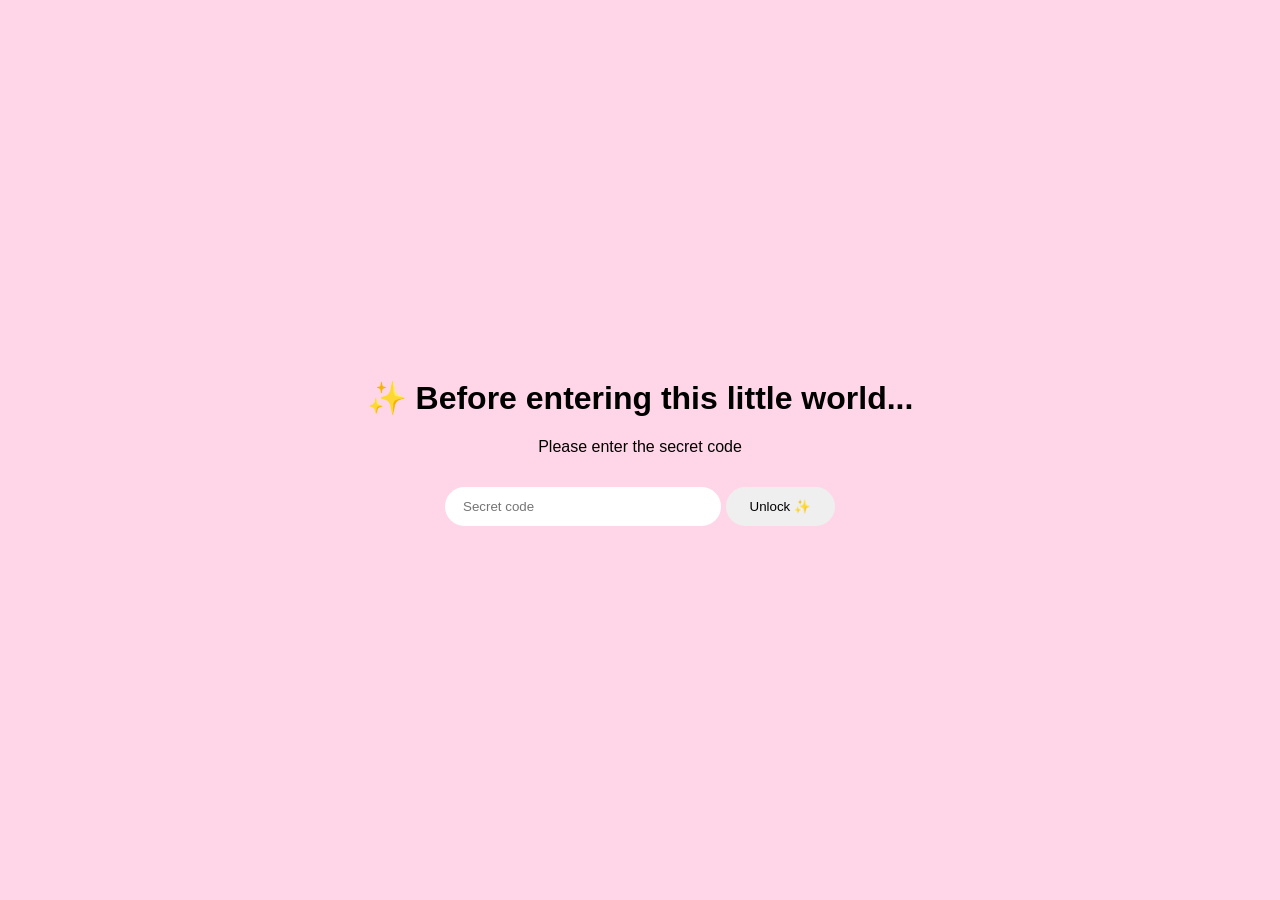
<file: index.html>
<!DOCTYPE html>
<html>
<head>
<meta charset="UTF-8">
<title>Secret Entrance</title>

<link rel="stylesheet" href="index.css">
</head>

<body>

<div class="gate-box">

  <h1>✨ Before entering this little world...</h1>

  <p>Please enter the secret code</p>

  <input
    type="password"
    id="password"
    placeholder="Secret code"
  >

  <button id="unlockBtn">
    Unlock ✨
  </button>

  <p id="message"></p>

</div>

<script>
const btn = document.getElementById("unlockBtn");

btn.addEventListener("click", () => {

  const password =
    document.getElementById("password").value;

  if(password === "20060621"){

    window.location.href = "intro.html";

  }else{

    document.getElementById("message").textContent =
      "Oops, that's not the secret code 💗";

  }

});
</script>

</body>
</html>
</file>
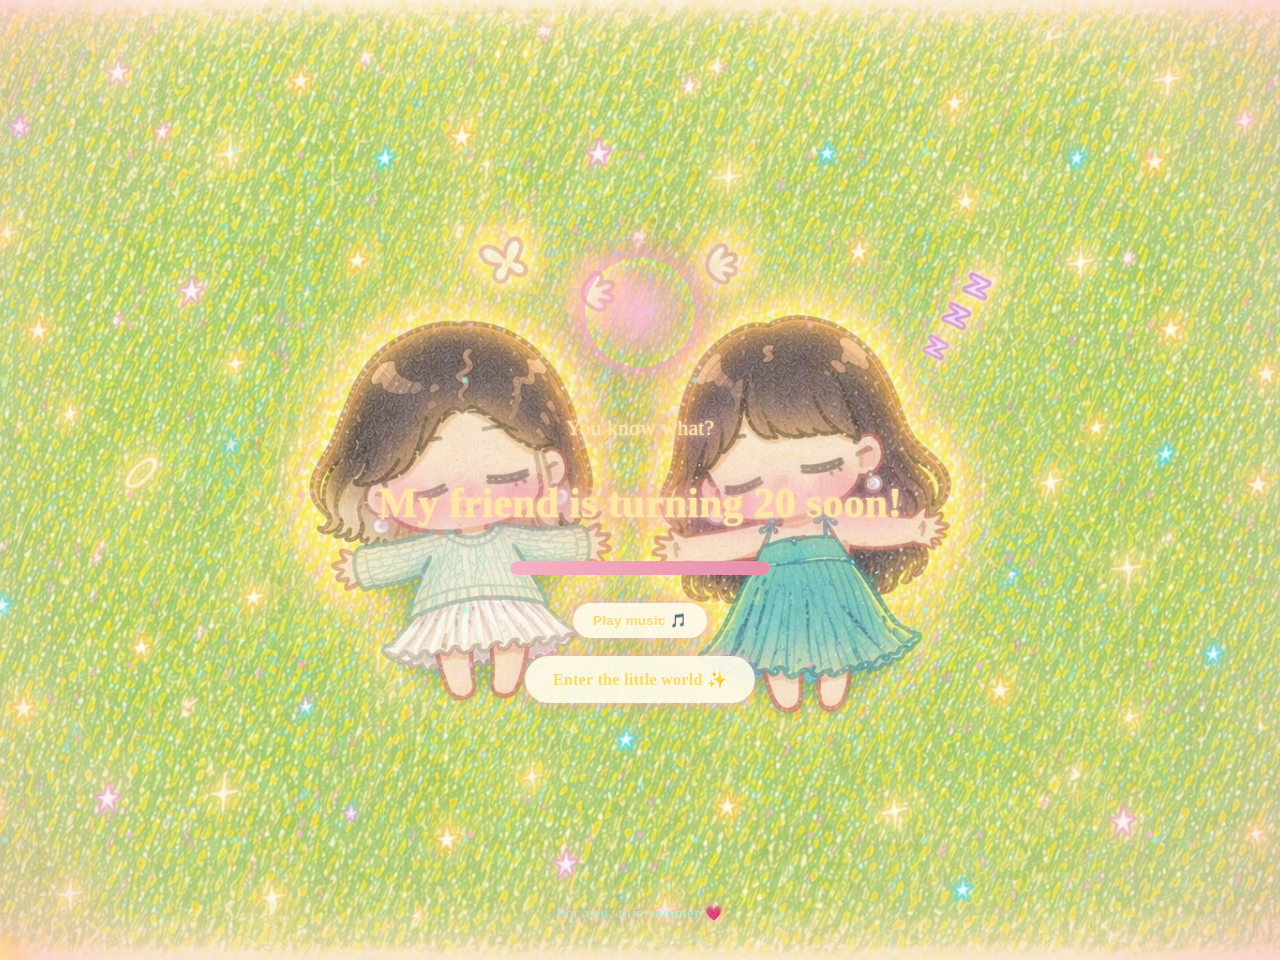
<file: intro.html>
<!DOCTYPE html>
<html lang="en">
<head>
  <meta charset="UTF-8" />
  <meta name="viewport" content="width=device-width, initial-scale=1.0" />
  <title>Enter the Little World</title>
  <link rel="stylesheet" href="intro.css" />
</head>
<body>
  <div class="intro-page">

    <div class="particles"></div>
    <div class="glow-circle"></div>

    <p class="intro-small">You know what?</p>
    <h1 class="intro-title">My friend is turning 20 soon!</h1>

    <div class="loading-box">
      <div class="loading-bar"></div>
    </div>
<button id="musicButton" class="music-button">Play music 🎵</button>

<a class="enter-button" href="house.html" id="enterButton">Enter the little world ✨</a>   
<audio id="bgm" src="music.mp3" loop></audio>
 <p class="intro-footer">For you, this summer 💗</p>

  </div>
<script>
  const musicButton = document.getElementById("musicButton");
  const enterButton = document.getElementById("enterButton");
  const introPage = document.querySelector(".intro-page");
  const bgm = document.getElementById("bgm");

  musicButton.addEventListener("click", function () {
    bgm.play();
    localStorage.setItem("musicPlaying", "true");
    musicButton.textContent = "Music is playing 🎧";
  });

  enterButton.addEventListener("click", function (event) {
    event.preventDefault();

    localStorage.setItem("musicTime", bgm.currentTime);

    enterButton.classList.add("clicked");
    introPage.classList.add("page-exit");

    setTimeout(() => {
      window.location.href = enterButton.getAttribute("href");
    }, 700);
  });
</script>
 <script>
    const glow = document.createElement("div");
    glow.className = "cursor-glow";
    document.body.appendChild(glow);

    document.addEventListener("mousemove", (e) => {
      glow.style.left = e.clientX + "px";
      glow.style.top = e.clientY + "px";
    });
  </script>
<script>
  document.addEventListener("click", (e) => {
    const dot = document.createElement("div");
    dot.style.position = "fixed";
    dot.style.left = e.clientX + "px";
    dot.style.top = e.clientY + "px";
    dot.style.width = "6px";
    dot.style.height = "6px";
    dot.style.background = "pink";
    dot.style.borderRadius = "50%";
    dot.style.pointerEvents = "none";
    dot.style.animation = "burst 0.6s ease-out forwards";

    document.body.appendChild(dot);

    setTimeout(() => dot.remove(), 600);
  });
</script>
</body></html>
</file>
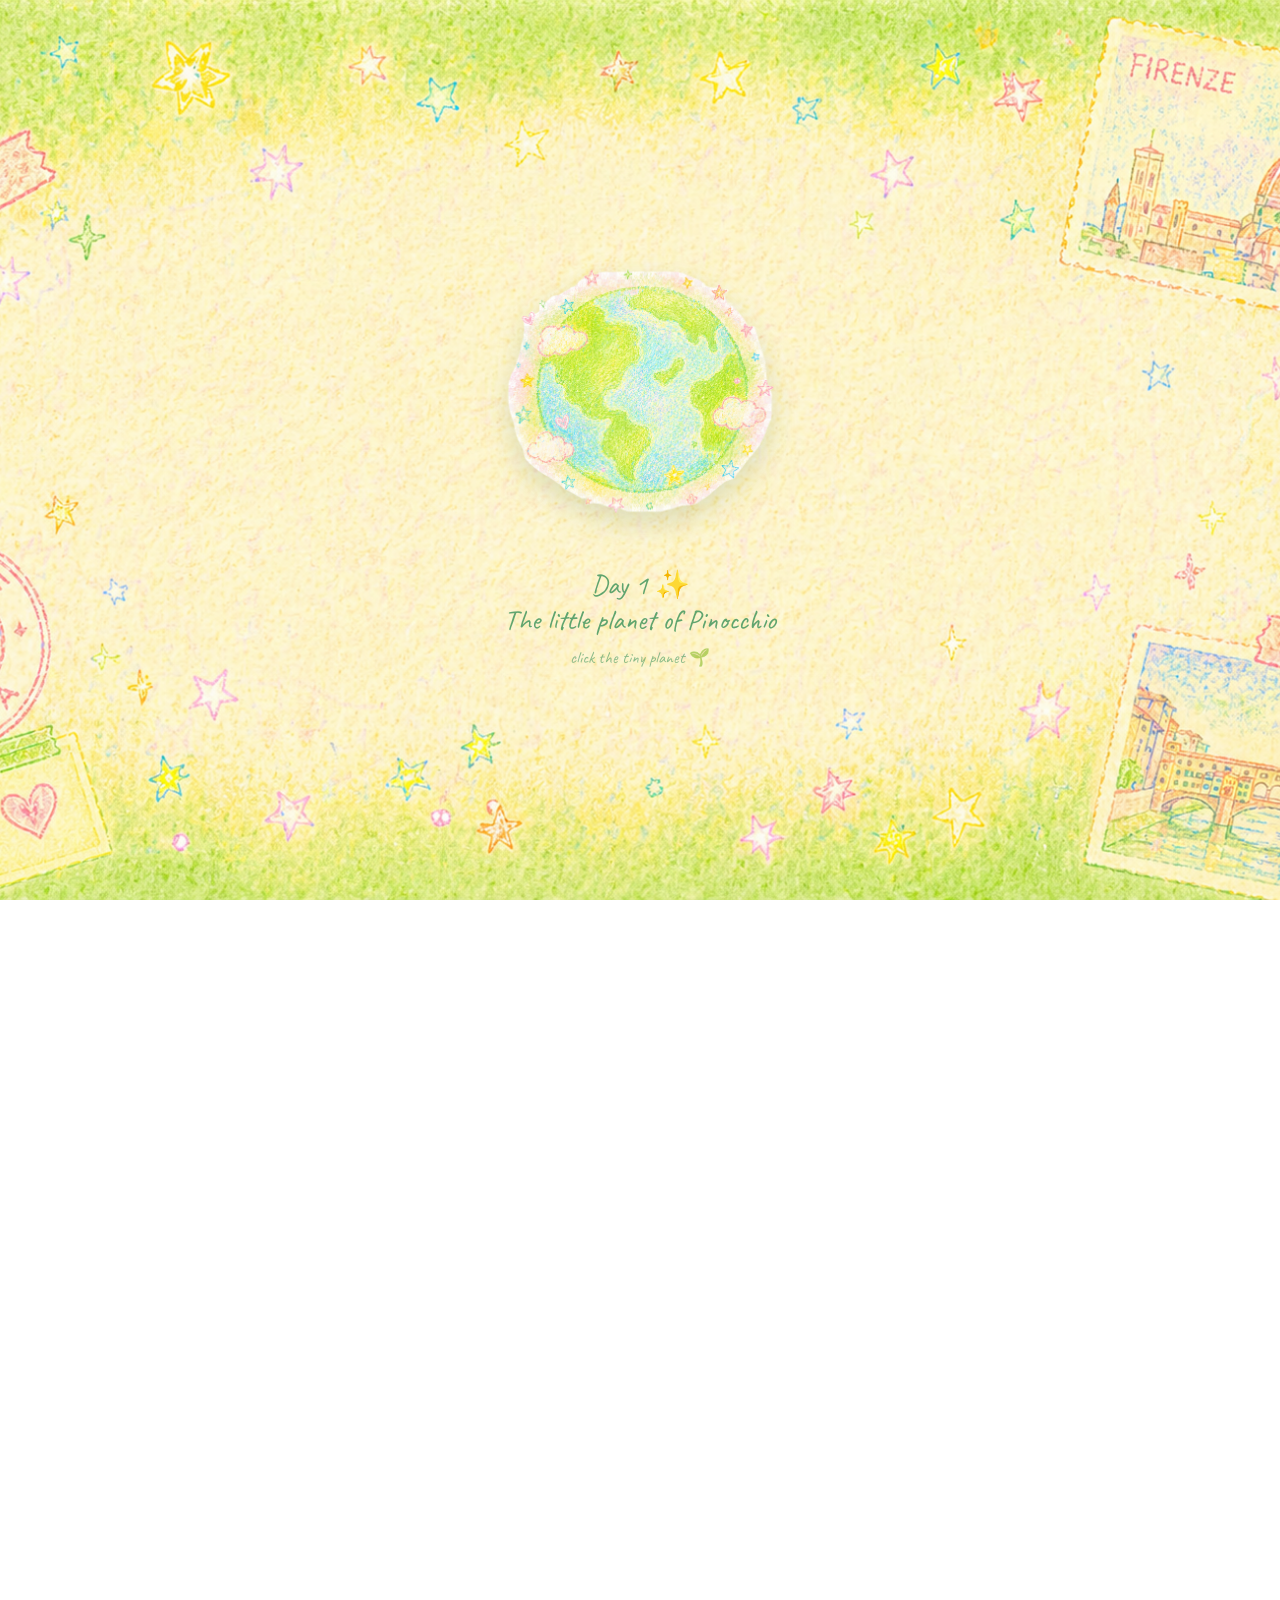
<file: day1/day1.html>
<!DOCTYPE html>
<html lang="en">
<head>
  <meta charset="UTF-8" />
  <meta name="viewport" content="width=device-width, initial-scale=1.0"/>

  <!-- 字体 -->
  <link href="https://fonts.googleapis.com/css2?family=Caveat:wght@400;600&family=Gloria+Hallelujah&display=swap" rel="stylesheet">

  <!-- 你的CSS（最重要！！） -->
  <link rel="stylesheet" href="day1.css">
</head><body>

<main class="day1-page">

  <!-- 🌍 星球 intro -->
  <section class="planet-intro" id="planetIntro">
    <div class="planet-area">

      <button class="planet-button" id="openGiftBtn" type="button">
        <img src="day1.png" class="crayon-planet" alt="planet">
      </button>

      <p class="planet-text">
        Day 1 ✨ <br>
        The little planet of Pinocchio
      </p>

      <p class="planet-hint">click the tiny planet 🌱</p>

    </div>
  </section>

  <!-- 🎁 礼物卡片 -->
  <section class="gift-section" id="giftSection">

    <div class="card">

      <h2>🎁 A special gift for you</h2>

      <p>
        I found this tiny Pinocchio in Florence,<br>
        and it felt like a little piece of fairytale<br>
        that should travel all the way to you.
      </p>

      <p>
        May this little pencil bring you courage, luck,<br>
        and many stories worth writing.
      </p>

      <!-- 以后你可以换成Pinocchio图 -->
      <img src="day1.png" class="pinocchio-img">

      <a href="../house.html" class="back-link">
        ← back home 🏡
      </a>

    </div>

  </section>

</main>

<script src="day1.js"></script>

</body>
</html>
</file>
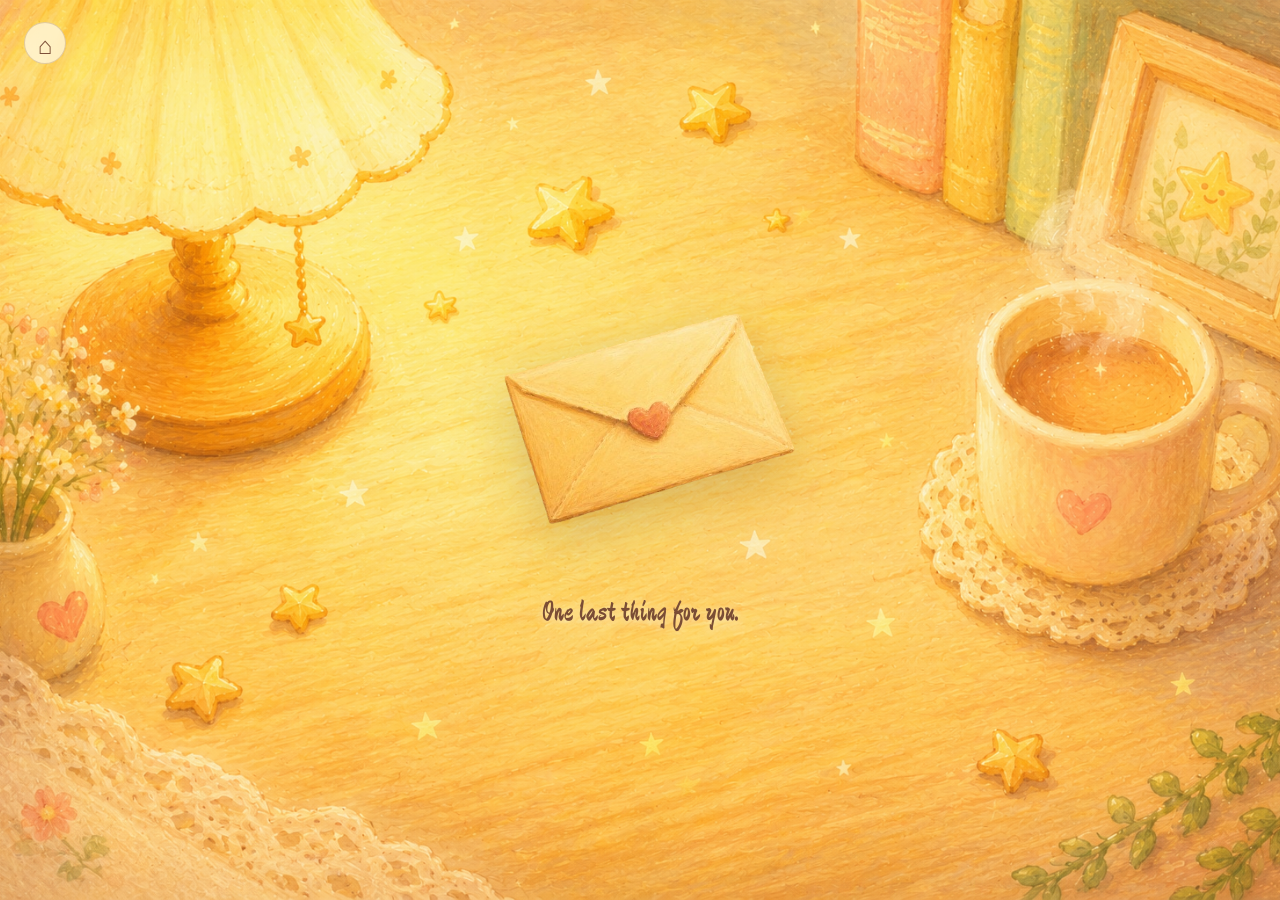
<file: day10/day10.html>
<!DOCTYPE html>
<html lang="zh-CN">
<head>
  <meta charset="UTF-8" />
  <meta name="viewport" content="width=device-width, initial-scale=1.0" />
  <title>Day 10 Letter</title>

  <link rel="preconnect" href="https://fonts.googleapis.com">
  <link rel="preconnect" href="https://fonts.gstatic.com" crossorigin>
  <link href="https://fonts.googleapis.com/css2?family=LXGW+WenKai&family=Ma+Shan+Zheng&family=Noto+Serif+SC:wght@400;500;600&display=swap" rel="stylesheet">

  <link rel="stylesheet" href="day10.css" />
</head>

<body>
  <audio id="bgMusic" src="music.mp4"></audio>
<audio id="birthdayMusic" src="birthday.mp4"></audio>
  <a class="home-btn" href="../house.html">⌂</a>

  <section class="opening" id="opening">
    <img src="bk.png" class="bg" alt="background" />

    <div class="envelope-wrap" id="openLetter">
      <img src="letter.png" class="envelope" alt="letter" />
      <p class="hint">One last thing for you.</p>
    </div>
  </section>

  <section class="letter-page hidden" id="letterPage">
    <img src="bk.png" class="bg blur-bg" alt="background" />

    <div class="paper-box">
      <img src="paper.png" class="paper" alt="paper" />
      <div class="letter-content" id="letterContent"></div>

      <div class="controls">
        <button id="prevBtn">上一页</button>
        <span id="pageNum"></span>
        <button id="nextBtn">继续</button>
      </div>
    </div>

    <button class="music-btn" id="musicBtn">♪ Music On</button>
  </section>

  <section class="final-page hidden" id="finalPage">
    <img src="final.png" class="final-full" alt="final" />

    <div class="birthday-text">
      <h1>Happy Birthday</h1>
      <p>祝你二十岁生日快乐</p>
    </div>
  </section>

  <script src="day10.js"></script>
</body>
</html>
</file>
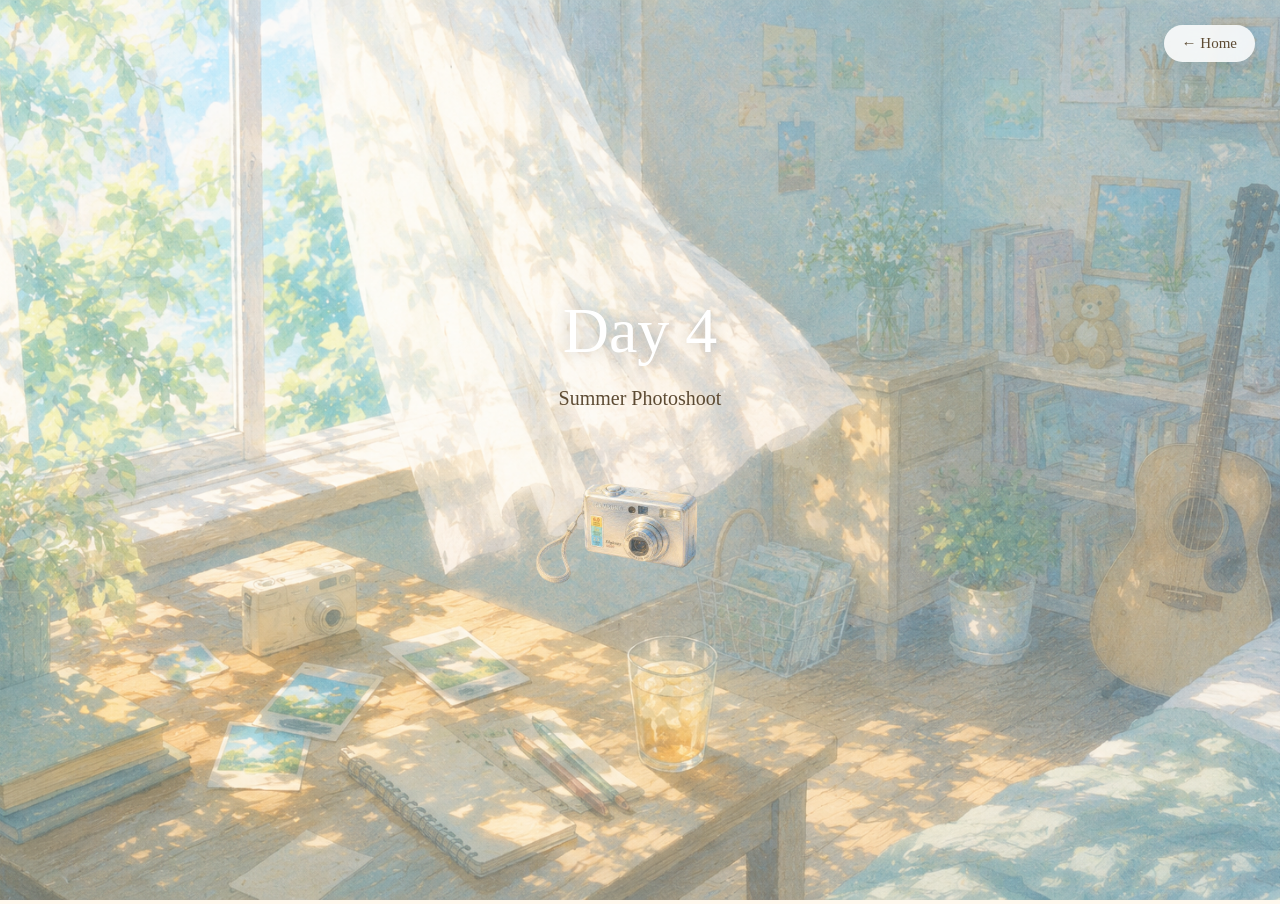
<file: day4/day4.html>
<!DOCTYPE html>
<html lang="zh-CN">

<head>
    <meta charset="UTF-8">
    <meta name="viewport" content="width=device-width, initial-scale=1.0">
    <title>Day 4 - Summer Photoshoot</title>

    <link rel="stylesheet" href="day4.css">
</head>

<body>

    <!-- 页面1 开场 -->

    <section class="page active" id="page1">

        <div class="background">
            <img src="d4 bk.png" alt="">
        </div>

        <div class="content">

            <h1>Day 4</h1>

            <p>Summer Photoshoot</p>

            <img
                src="ccd.png"
                class="camera start-camera"
                id="startCamera"
                alt="camera">

        </div>

    </section>



    <!-- 页面2 街道 -->

    <section class="page" id="page2">

        <div class="background">
            <img src="d4 street.png" alt="">
        </div>

        <div class="content">

            <h2>Today's Little Gift</h2>

            <p>I prepared a summer photoshoot for you.</p>

            <img
                src="ccd.png"
                class="camera street-camera"
                id="streetCamera"
                alt="camera">

        </div>

    </section>



    <!-- 页面3 相机取景框 -->

    <section class="page" id="page3">

        <div class="viewfinder">

            <div class="street-bg">

                <img src="d4 street.png" alt="">

            </div>

            <div class="camera-ui">

                <div class="rec">
                    ● REC
                </div>

                <div class="battery">
                    BAT 87%
                </div>

                <div class="focus-box"></div>

            </div>

        </div>

        <div class="command" id="commandText">

            smile a little

        </div>

        <div class="buttons">

            <button class="cmd-btn">
                look here
            </button>

            <button class="cmd-btn">
                don't move—
            </button>

            <button class="cmd-btn">
                closer
            </button>

            <button id="shutterBtn">

                📸 shutter

            </button>

        </div>

    </section>



    <!-- 页面4 定格 -->

    <section class="page" id="page4">

        <div class="content">

            <h2>One Summer Frame</h2>

            <p>To be developed.</p>

            <img
                src="time.png"
                class="frame-photo"
                alt="frame">

            <button id="openAlbumBtn">

                Open Album

            </button>

        </div>

    </section>



    <!-- 页面5 相册 -->

    <section class="page" id="page5">

        <div class="content">

            <h2>Our Summer Album</h2>

            <img
                src="xc.png"
                class="album"
                id="albumImage"
                alt="album">

            <div
                class="album-message"
                id="albumMessage">

                <p>

                    Reserved for our summer memories.

                </p>

                <p>

                    Let's make them together.

                </p>

                <span>

                    from DIANDIAN

                </span>

            </div>

        </div>

    </section>



    <!-- 白色闪光 -->

    <div id="flash"></div>



    <script src="day4.js"></script>

</body>
<a href="../house.html" class="home-btn">
    ← Home
</a>

</html>
</file>
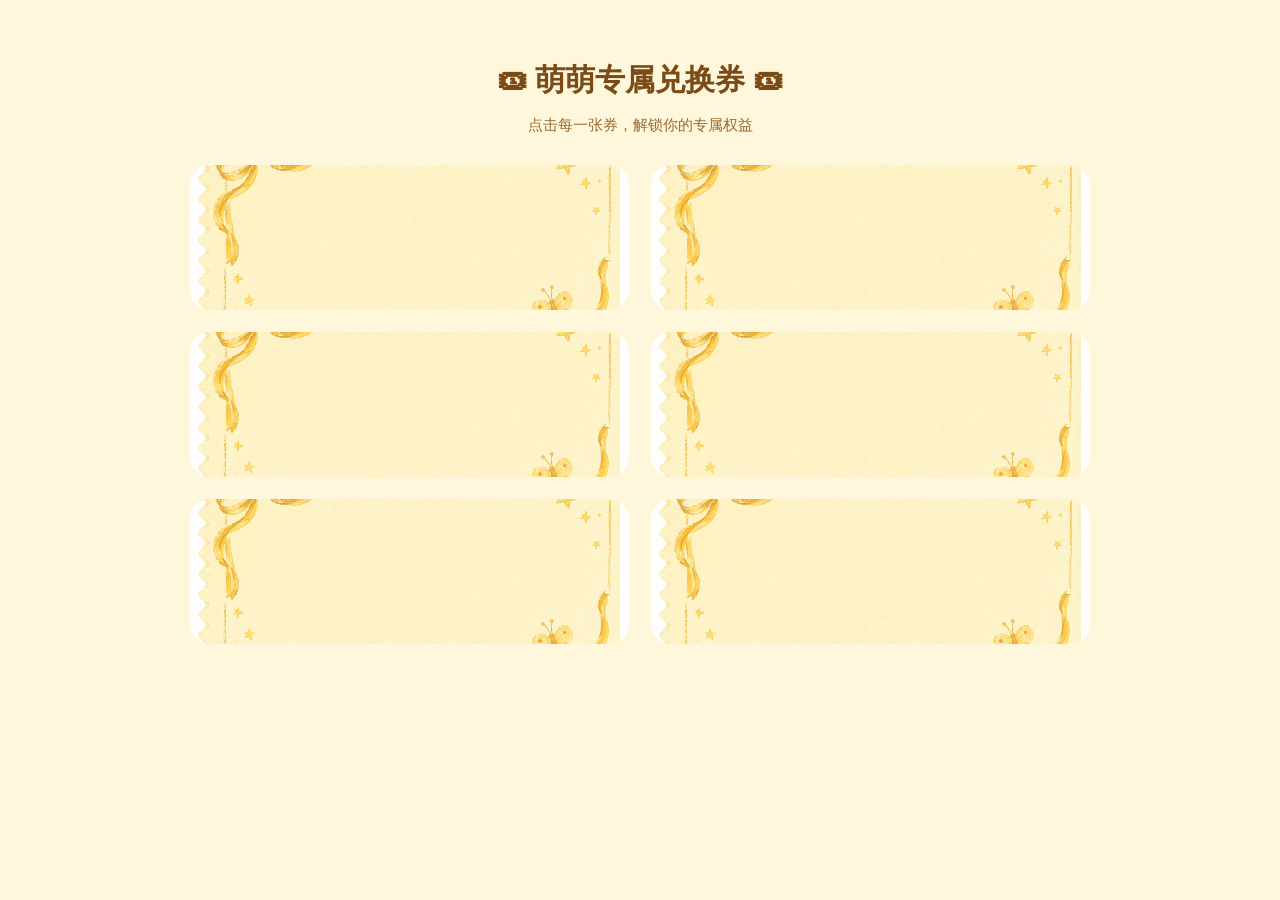
<file: day6/day6.html>
<!DOCTYPE html>
<html lang="zh-CN">
<head>
  <meta charset="UTF-8">
  <title>专属兑换券</title>
  <link rel="stylesheet" href="day6.css">
</head>

<body>
  <div class="page">
    <h1>🎟 萌萌专属兑换券 🎟</h1>
    <p class="tip">点击每一张券，解锁你的专属权益</p>

    <div class="coupon-box">

      <div class="coupon-card">
        <div class="coupon-inner">
          <div class="coupon-face coupon-front">
            <img src="coupon-front.png" alt="coupon">
          </div>
          <div class="coupon-face coupon-back">
            <h3>📸 无限次拍照服务券</h3>
            <p>无论出门多少次，都负责帮你拍到满意为止。</p>
          </div>
        </div>
      </div>

      <div class="coupon-card">
        <div class="coupon-inner">
          <div class="coupon-face coupon-front">
            <img src="coupon-front.png" alt="coupon">
          </div>
          <div class="coupon-face coupon-back">
            <h3>🎧 无限次吐槽服务券</h3>
            <p>开心的、不开心的、离谱的，都可以随时来找我吐槽。</p>
          </div>
        </div>
      </div>

      <div class="coupon-card">
        <div class="coupon-inner">
          <div class="coupon-face coupon-front">
            <img src="coupon-front.png" alt="coupon">
          </div>
          <div class="coupon-face coupon-back">
            <h3>🫂 无限次拥抱服务券</h3>
            <p>现场版和线上版都有效，难过的时候也可以使用。</p>
          </div>
        </div>
      </div>

      <div class="coupon-card">
        <div class="coupon-inner">
          <div class="coupon-face coupon-front">
            <img src="coupon-front.png" alt="coupon">
          </div>
          <div class="coupon-face coupon-back">
            <h3>🌤 一整天快乐时光兑换券</h3>
            <p>可兑换一整天属于我们的快乐时间。</p>
          </div>
        </div>
      </div>

      <div class="coupon-card">
        <div class="coupon-inner">
          <div class="coupon-face coupon-front">
            <img src="coupon-front.png" alt="coupon">
          </div>
          <div class="coupon-face coupon-back">
            <h3>📞 超长语音通话券</h3>
            <p>想聊天、想分享、想发疯的时候，都可以使用。</p>
          </div>
        </div>
      </div>

      <div class="coupon-card">
        <div class="coupon-inner">
          <div class="coupon-face coupon-front">
            <img src="coupon-front.png" alt="coupon">
          </div>
          <div class="coupon-face coupon-back">
            <h3>🌈 好运补给券</h3>
            <p>当生活有点糟糕的时候，可强制领取一点好运。</p>
          </div>
        </div>
      </div>

    </div>

    <div id="final-message">
      <div class="final-title">❤️ 已解锁全部专属权益 ❤️</div>
      <div class="final-subtitle">有效期：永久</div>
    </div>
  </div>

  <script src="day6.js"></script>
</body>
</html>
</file>
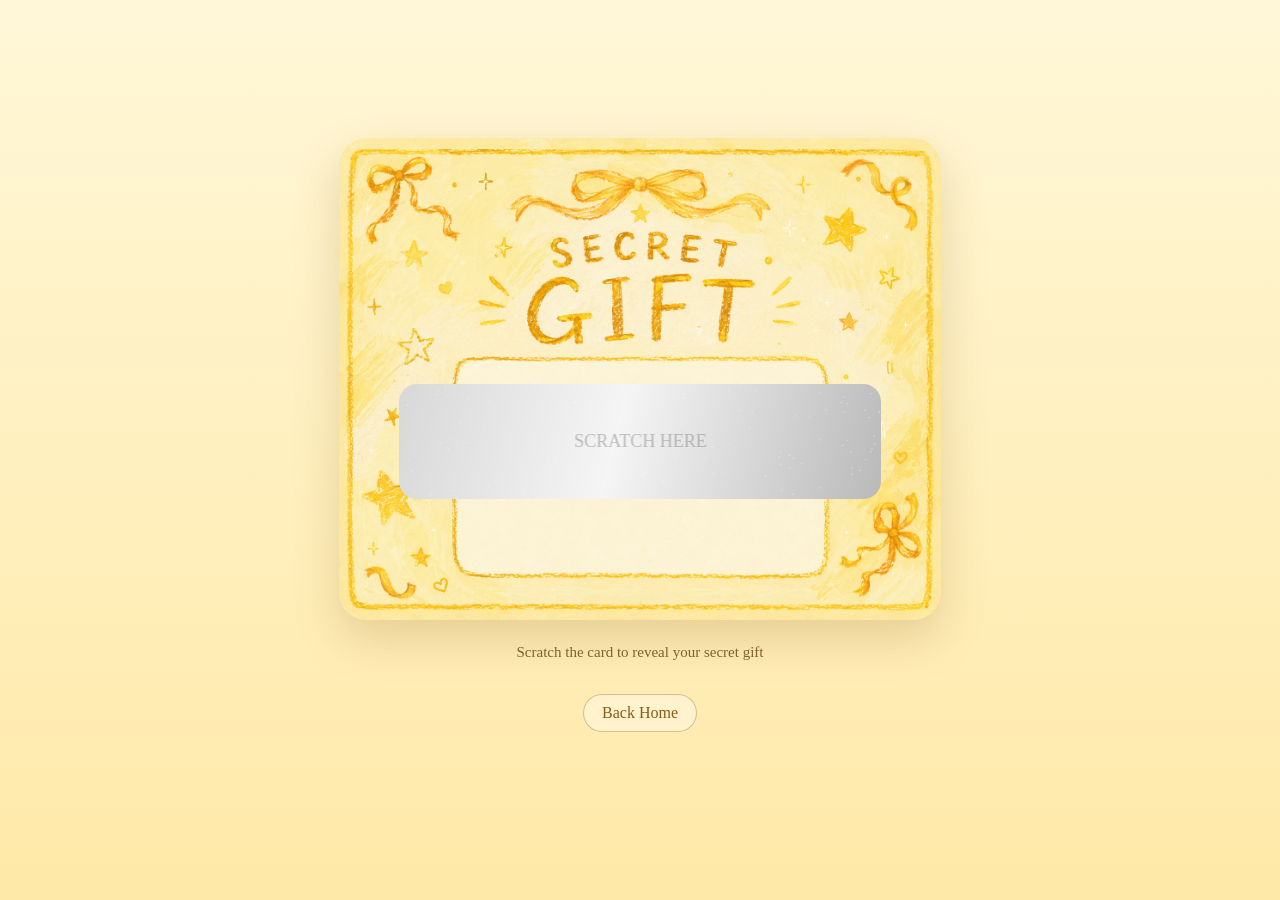
<file: day7/day7.html>
<!DOCTYPE html>
<html lang="en">
<head>
  <meta charset="UTF-8" />
  <meta name="viewport" content="width=device-width, initial-scale=1.0" />
  <title>Day 7 - Secret Gift</title>
  <link rel="stylesheet" href="day7.css" />
</head>
<body>

  <main class="page">
    <div class="card-wrap">
      <img src="card.png" alt="Secret Gift Card" class="card-img" />

      <div class="secret-message">
        <h2>Congratulations!</h2>
        <p>Your mystery gift is waiting for you.</p>
        <p class="small">Please collect it in person ♡</p>
      </div>

      <canvas id="scratchCanvas"></canvas>
    </div>

    <p class="hint">Scratch the card to reveal your secret gift</p>

    <a href="../house.html" class="home-link">Back Home</a>
  </main>

  <script src="day7.js"></script>
</body>
</html>
</file>
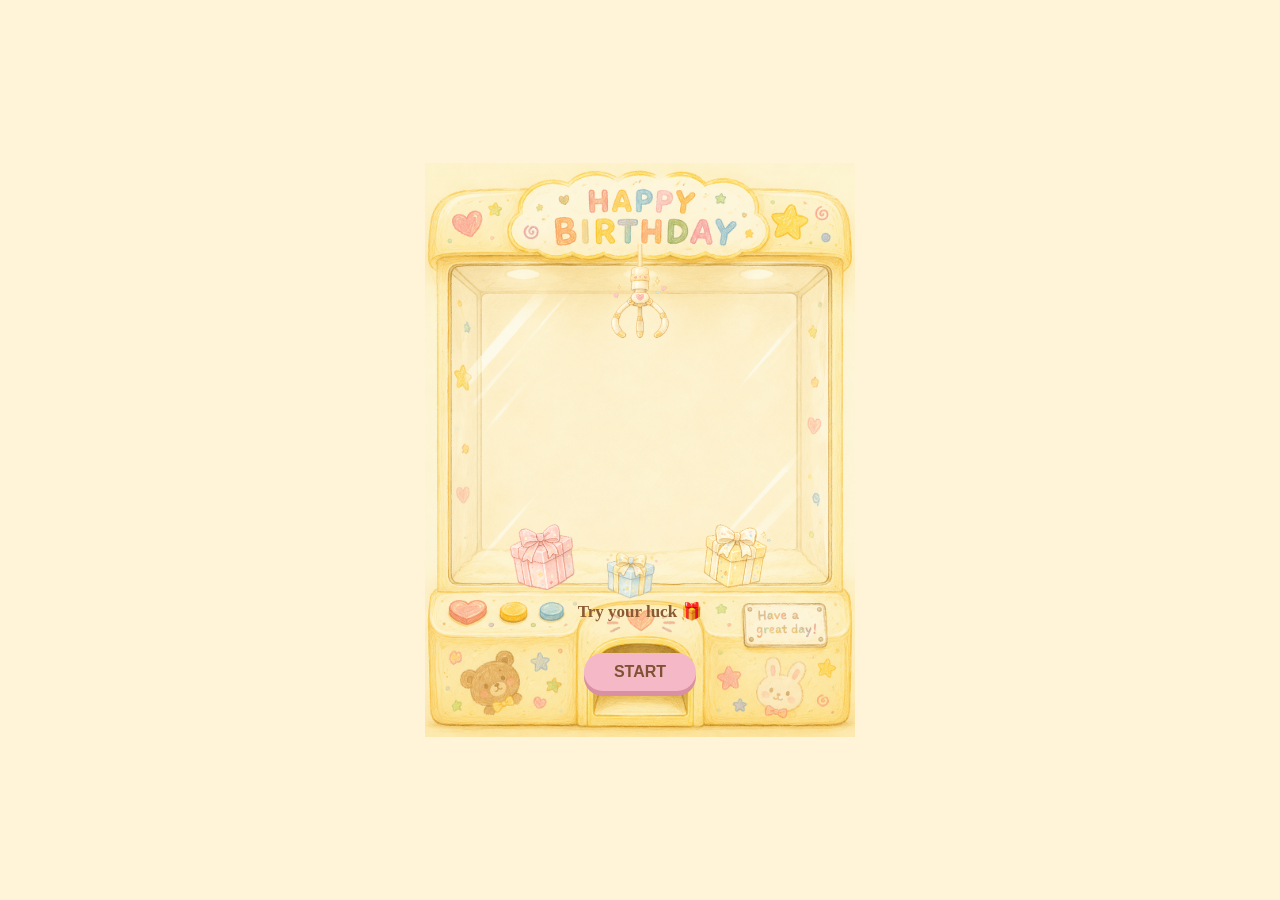
<file: day8/day8.html>
<!DOCTYPE html>
<html lang="en">
<head>
  <meta charset="UTF-8" />
  <meta name="viewport" content="width=device-width, initial-scale=1.0" />
  <title>Day 8</title>
  <link rel="stylesheet" href="./day8.css" />
</head>

<body>
  <div class="game-page">
    <div class="machine-area" id="machineArea">
      <img src="./wwj.png" class="machine" />
      <img src="./zz.png" class="claw" id="claw" />

      <div class="gift-layer">
        <img src="./g1.jpg" class="gift gift1" />
        <img src="./g2.jpg" class="gift gift2" id="targetGift" />
        <img src="./g3.jpg" class="gift gift3" />
      </div>

      <div class="hint-text" id="hintText">Try your luck 🎁</div>
      <button class="play-btn" id="playBtn">START</button>
    </div>

<div class="final-page" id="finalPage">
  <div class="glow">✨ ✨ ✨</div>

  <p class="final-title">
    You caught the final gift!
  </p>

  <img src="./bag.png" class="final-bag" />

  <p class="final-text">
    这一次，是真的礼物啦。
  </p>

  <a href="../house.html" class="home-btn">
    Return Home 🏠
  </a>
</div>  </div>

  <script src="./day8.js"></script>
</body>
</html>
</file>
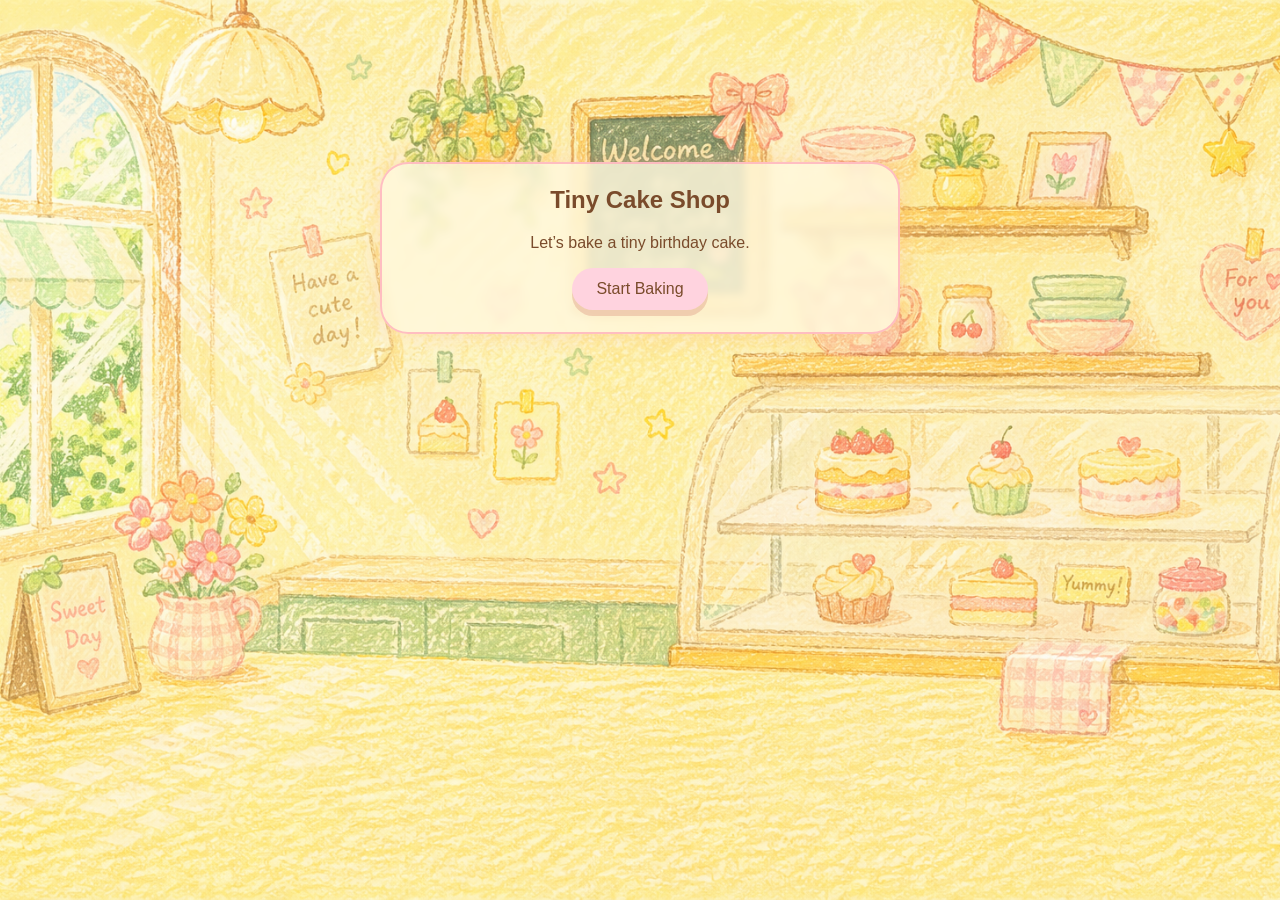
<file: day9/day9.html>
<!DOCTYPE html>
<html lang="en">
<head>
  <meta charset="UTF-8" />
  <meta name="viewport" content="width=device-width, initial-scale=1.0" />
  <title>Day 9 · Tiny Cake Shop</title>
  <link rel="stylesheet" href="day9.css" />
</head>

<body>
<main id="game">

  <!-- 1 shop -->
  <section class="scene active" id="scene-shop">
    <div class="scene-bg shop-bg"></div>
    <div class="card intro-card">
      <h1>Tiny Cake Shop</h1>
      <p>Let’s bake a tiny birthday cake.</p>
      <button class="main-btn" id="start-btn">Start Baking</button>
    </div>
  </section>

  <!-- 2 mix -->
  <section class="scene" id="scene-mix">
    <div class="scene-bg mix-bg"></div>

    <div class="top-card">
      <h2>Mix the batter</h2>
      <p id="mix-text">Tap the bowl to mix ✨</p>
      <div class="progress"><div id="mix-bar"></div></div>
    </div>

    <div id="mix-area">
      <img src="bowl.jpg" id="bowl" alt="bowl">
      <img src="whisk.jpg" id="whisk" alt="whisk">
    </div>
  </section>

  <!-- 3 oven -->
  <section class="scene" id="scene-oven">
    <div class="scene-bg oven-bg"></div>

    <div class="card oven-card">
      <h2>Time to bake!</h2>
      <p id="oven-text">Put the batter into the tiny oven.</p>
      <button class="main-btn" id="oven-btn">Put into oven</button>
    </div>
  </section>

  <!-- 4 cream -->
  <section class="scene" id="scene-cream">
    <div class="scene-bg decorate-bg"></div>

    <div class="top-card">
      <h2>Choose the cream</h2>
      <p>Pick a soft little color.</p>
    </div>

    <div class="cake-stage">
      <img src="cake.jpg" id="cream-cake" class="cake-img" alt="cake">
    </div>

    <div class="cream-tools">
      <button data-cake="cake-vanilla.jpg">Vanilla</button>
      <button data-cake="cake-pink.jpg">Pink</button>
      <button data-cake="cake-green.jpg">Matcha</button>
      <button data-cake="cake-chocolate.jpg">Chocolate</button>
    </div>

    <button class="next-btn" id="to-decorate-btn">Decorate →</button>
  </section>

  <!-- 5 decorate -->
  <section class="scene" id="scene-decorate">
    <div class="scene-bg decorate-bg"></div>

    <div class="top-card small">
      <h2>Decorate the cake</h2>
      <p>Choose one decoration, then tap the cake.</p>
    </div>

    <div id="decor-cake-area">
      <img src="cake-vanilla.jpg" id="decor-cake" class="cake-img" alt="cake">
    </div>

    <div id="decor-toolbar"></div>

    <button class="next-btn wish-next" id="to-wish-btn">Make a wish →</button>
  </section>

  <!-- 6 wish -->
  <section class="scene" id="scene-wish">
    <div class="scene-bg shop-bg"></div>

    <div class="card wish-card">
      <h2>Make a tiny wish</h2>
      <input id="wish-input" placeholder="Write a little wish..." />
      <button class="main-btn" id="finish-btn">Send Wish</button>
    </div>
  </section>

  <!-- 7 finish -->
  <section class="scene" id="scene-finish">
    <div class="scene-bg shop-bg"></div>

    <div id="final-cake-area"></div>

    <div class="card final-card">
      <h1>Happy 20th Birthday</h1>
      <p id="final-wish"></p>
      <p>
        This tiny cake is made of sugar, stars, and all the little things I wanted to say to you.
        <br><br>
        May every little wish come true for you.
        <br>
        — from your sweetest friend, DIANDIAN 💗
      </p>
      <a class="back-home" href="../house.html">Back Home</a>
    </div>
  </section>

</main>

<script src="day9.js"></script>
</body>
</html>
</file>
<file: index.css>
body{
  margin:0;
  height:100vh;

  display:flex;
  justify-content:center;
  align-items:center;

  background:#ffd6e7;

  font-family:sans-serif;
}

.gate-box{
  text-align:center;
}

input{
  padding:12px 18px;
  border-radius:999px;
  border:none;

  width:240px;
}

button{

  margin-top:15px;

  padding:12px 24px;

  border:none;
  border-radius:999px;

  cursor:pointer;
}
</file>
<file: intro.css>
body {
  margin: 0;
}

.intro-page {
  min-height: 100vh;

  background: url("images/intro.jpg") center/cover no-repeat;

  position: relative;
  overflow: hidden;

  display: flex;
  flex-direction: column;
  align-items: center;
  justify-content: center;
  text-align: center;
  padding: 30px;
<div class="particles"></div>
  animation: introBgFade 2.5s ease forwards;
}
.glow-circle {
  width: 110px;
  height: 110px;
  border-radius: 50%;
  margin-bottom: 26px;

  background: radial-gradient(
    circle,
    rgba(255, 190, 225, 0.9) 0%,
    rgba(255, 160, 210, 0.45) 45%,
    transparent 70%
  );

  box-shadow:
    0 0 18px rgba(255, 170, 220, 0.9),
    0 0 42px rgba(255, 140, 210, 0.65),
    0 0 70px rgba(255, 120, 200, 0.35);

  animation: pulseGlow 2.8s ease-in-out infinite;
}

.intro-small {
  font-size: 22px;
  color: #ffe8a6;
  margin-bottom: 10px;

  opacity: 0;
  animation:
    fadeIn 1s ease forwards 0.4s,
    glowPulse 3s ease-in-out infinite 1.4s,
    floatSoft 4s ease-in-out infinite 1.4s;

text-shadow:
  0 0 2px rgba(255, 235, 180, 1),     /* 👈 锐化核心（关键！） */
  0 0 8px rgba(255, 220, 150, 0.9),   /* 金色 */
  0 0 18px rgba(255, 150, 210, 0.85), /* 粉色更明显 */
  0 0 32px rgba(255, 120, 200, 0.7);  /* 外层粉光 */
}

.intro-title {
  font-size: 42px;
  color: #ffe8a6;
  margin-bottom: 34px;

  opacity: 0;
  animation:
    fadeIn 1s ease forwards 0.7s,
    glowPulse 3s ease-in-out infinite 1.7s,
    floatSoft 4s ease-in-out infinite 1.7s;

text-shadow:
  0 0 2px rgba(255, 235, 180, 1),     /* 👈 锐化核心（关键！） */
  0 0 8px rgba(255, 220, 150, 0.9),   /* 金色 */
  0 0 18px rgba(255, 150, 210, 0.85), /* 粉色更明显 */
  0 0 32px rgba(255, 120, 200, 0.7);  /* 外层粉光 */
}
.loading-box {
  width: 260px;
  height: 14px;
  background: rgba(255, 255, 255, 0.75);
  border-radius: 999px;
  overflow: hidden;
  box-shadow: inset 0 2px 6px rgba(0,0,0,0.08);
  margin-bottom: 28px;
}

.loading-bar {
  height: 100%;
  width: 0;
  background: linear-gradient(90deg, #f7b1c5, #e88faa);
  border-radius: 999px;
  animation: loading 2.4s ease forwards;
}

.enter-button {
  opacity: 0;
  text-decoration: none;
  background: rgba(255, 240, 245, 0.85);
  color: #6ccf9c;
  padding: 13px 26px;
  border-radius: 999px;
  font-weight: bold;
  font-size: 16px;

  box-shadow:
    0 0 10px rgba(255, 150, 200, 0.8),
    0 0 20px rgba(255, 150, 200, 0.6),
    0 0 40px rgba(255, 150, 200, 0.4);

  animation: fadeIn 0.8s ease forwards 2.6s;
  transition: transform 0.2s ease, box-shadow 0.2s ease;
}


@keyframes introBgFade {
  from {
    opacity: 0;
    transform: scale(1.03);
  }
  to {
    opacity: 1;
    transform: scale(1);
  }
}

@keyframes pulseGlow {
  0%, 100% {
    transform: scale(1);
    opacity: 0.75;
  }
  50% {
    transform: scale(1.18);
    opacity: 1;
  }
}

@keyframes loading {
  from {
    width: 0;
  }
  to {
    width: 100%;
  }
}

@keyframes fadeIn {
  from {
    opacity: 0;
    transform: translateY(12px);
  }
  to {
    opacity: 1;
    transform: translateY(0);
  }
}

@keyframes glowPulse {
  0%, 100% {
    text-shadow:
      0 0 6px rgba(255, 230, 160, 0.9),
      0 0 14px rgba(255, 200, 170, 0.7),
      0 0 24px rgba(255, 120, 200, 0.9),
      0 0 38px rgba(255, 90, 190, 0.75);
  }

  50% {
    text-shadow:
      0 0 10px rgba(255, 240, 180, 1),
      0 0 20px rgba(255, 210, 180, 0.9),
      0 0 32px rgba(255, 110, 200, 1),
      0 0 52px rgba(255, 80, 190, 0.85);
  }
}
@keyframes floatSoft {
  0%, 100% {
    transform: translateY(0);
  }
  50% {
    transform: translateY(-6px);
  }
}
@keyframes bgBreath {
  0% {
    filter: brightness(1) saturate(1);
  }
  50% {
    filter: brightness(1.04) saturate(1.05);
  }
  100% {
    filter: brightness(1) saturate(1);
  }
}
.intro-page::after {
  content: "";
  position: absolute;
  inset: 0;

  background: radial-gradient(
    circle at center,
    transparent 68%,
    rgba(255, 210, 230, 0.12) 82%,
    rgba(255, 170, 215, 0.32) 100%
  );

  pointer-events: none;
  z-index: 1;

  animation: edgeBreath 5.5s ease-in-out infinite;
}

.intro-page > * {
  position: relative;
  z-index: 2;
}

@keyframes edgeBreath {
  0%, 100% {
    opacity: 0.45;
    filter: blur(0px);
  }
  50% {
    opacity: 0.95;
    filter: blur(4px);
  }
}
.particles {
  position: absolute;
  inset: 0;
  z-index: 1;
  pointer-events: none;
}

.particles::before,
.particles::after {
  content: "";
  position: absolute;
  inset: 0;
  pointer-events: none;
}

.particles::before {
  background-image:
    radial-gradient(circle, rgba(255,180,220,1) 0 2px, rgba(255,180,220,0.35) 3px, transparent 5px),
    radial-gradient(circle, rgba(168,248,216,1) 0 2px, rgba(168,248,216,0.35) 3px, transparent 5px);

  background-size: 170px 170px, 230px 230px;
  background-position: 45px 70px, 120px 35px;

  animation: floatParticles 16s linear infinite;
  opacity: 0.75;
}
.particles::after {
  background-image:
    radial-gradient(circle, rgba(255,255,255,0.45) 2px, transparent 3px);

  background-size: 320px 320px;
  background-position: 80px 140px;

  animation: floatParticles 22s linear infinite reverse;
  opacity: 0.35;
}
@keyframes floatParticlesReverse {
  from { transform: translateY(0); }
  to { transform: translateY(100px); }
}
@keyframes floatParticles {
  from {
    transform: translateY(0);
  }
  to {
    transform: translateY(-120px);
  }
}
.typing {
  overflow: hidden;
  white-space: nowrap;
  border-right: 2px solid rgba(255,255,255,0.6);
  width: 0;
  animation: typing 2.5s steps(30, end) forwards;
}

@keyframes typing {
  to {
    width: 100%;
  }
}
.enter-button {
  opacity: 0;
  text-decoration: none;

  background: rgba(255, 250, 235, 0.95);
 color: #ffe8a6; 
  padding: 14px 28px;
  border-radius: 999px;
  font-weight: bold;
  font-size: 16px;

  box-shadow:
    0 0 10px rgba(255, 220, 150, 0.8),
    0 0 22px rgba(255, 150, 210, 0.55);

  animation:
    fadeIn 1s ease forwards 0.9s,
    buttonPulse 3s ease-in-out infinite 1.9s;

  transition: transform 0.25s ease, box-shadow 0.25s ease;
}
.enter-button:hover {
  transform: translateY(-3px) scale(1.06);

  box-shadow:
    0 0 18px rgba(255, 210, 140, 1),
    0 0 36px rgba(255, 150, 220, 0.9);
}
.intro-footer {
  position: absolute;
  bottom: 24px;
  font-size: 14px;
  color: #a8f8d8;
  letter-spacing: 1.2px;
  text-shadow:
    0 0 8px rgba(255, 170, 220, 0.9),
    0 0 18px rgba(255, 150, 210, 0.7);
}
@keyframes buttonPulse {
  0%, 100% {
    transform: scale(1);
    box-shadow:
      0 0 8px rgba(255, 200, 120, 0.6),
      0 0 16px rgba(255, 170, 210, 0.4);
  }
  50% {
    transform: scale(1.05);
    box-shadow:
      0 0 14px rgba(255, 210, 140, 0.9),
      0 0 28px rgba(255, 150, 210, 0.7);
  }
}
.enter-button {
  position: relative;
  overflow: hidden;
}

.enter-button::after {
  content: "";
  position: absolute;
  width: 20px;
  height: 20px;
  left: 50%;
  top: 50%;
  background: rgba(255, 180, 220, 0.55);
  border-radius: 50%;
  transform: translate(-50%, -50%) scale(0);
  opacity: 0;
}

.enter-button.clicked::after {
  animation: ripple 0.7s ease-out;
}

.intro-page.page-exit {
  animation: pageExit 0.7s ease forwards;
}
@keyframes ripple {
  0% {
    transform: translate(-50%, -50%) scale(0);
    opacity: 0.8;
  }
  100% {
    transform: translate(-50%, -50%) scale(12);
    opacity: 0;
  }
}


@keyframes pageExit {
  0% {
    transform: scale(1);
    opacity: 1;
  }
  100% {
    transform: scale(0.96);
    opacity: 0;
  }
}
.cursor-glow {
  position: fixed;
  width: 70px;
  height: 70px;
  pointer-events: none;
  border-radius: 50%;

  background: radial-gradient(
    circle,
    rgba(255, 225, 150, 0.95) 0%,   /* 👈 强核心亮点 */
    rgba(255, 210, 120, 0.6) 25%,   /* 金色过渡 */
    rgba(255, 190, 100, 0.25) 50%,  /* 外层柔光 */
    transparent 70%
  );

  transform: translate(-50%, -50%);
  z-index: 0;

  filter: blur(6px);   /* 👈 从10降到6 → 更清晰 */
  opacity: 1;
}
@keyframes burst {
  from { transform: scale(1); opacity: 1; }
  to { transform: scale(6); opacity: 0; }
}
.music-button {
  margin-bottom: 18px;
  border: none;
  padding: 10px 20px;
  border-radius: 999px;
  background: rgba(255, 250, 235, 0.9);
 color: #ffe8a6; 
   font-weight: bold;
  cursor: pointer;
}

.enter-button,
.music-button {
  color: #ffd86b !important;
  text-shadow: none !important;

  background: rgba(255, 250, 235, 0.92) !important;
  font-weight: 700;
  letter-spacing: 0.3px;

  box-shadow:
    0 0 10px rgba(255, 180, 220, 0.55),
    0 0 20px rgba(255, 120, 200, 0.35) !important;
}
.music-button {
  opacity: 0;
  animation: fadeIn 1s ease forwards 0.9s;
}
</file>
<file: day1/day1.css>
* {
  margin: 0;
  padding: 0;
  box-sizing: border-box;
}

body {
  min-height: 100vh;
  overflow-x: hidden;

  background-image: url("day1.jpg");
  background-size: cover;
  background-position: center;
  background-repeat: no-repeat;

  background-attachment: fixed; /* ⭐关键 */
}/* intro */
.planet-intro {
  height: 100vh;
  display: flex;
  justify-content: center;
  align-items: center;
}

.planet-area {
  text-align: center;
}

.planet-button {
  border: none;
  background: transparent;
  cursor: pointer;
  padding: 0;
  animation: float 3.5s ease-in-out infinite;
}

.crayon-planet {
  width: 310px;
  max-width: 80vw;
  display: block;
  filter: drop-shadow(0 12px 14px rgba(80, 110, 70, 0.18));
}

@keyframes float {
  0%, 100% {
    transform: translateY(0) rotate(-2deg);
  }
  50% {
    transform: translateY(-12px) rotate(2deg);
  }
}

.planet-text {
  margin-top: 20px;
  font-family: 'Caveat', cursive;
  font-size: 28px;
  color: #5fa46e;
}

.planet-hint {
  margin-top: 10px;
  font-family: 'Caveat', cursive;
  font-size: 17px;
  color: #5fa46e;
  opacity: 0.7;
}

/* 星球点击放大消失 */
.planet-intro.disappear .planet-button {
  animation: planetPopOut 0.85s ease forwards;
}

@keyframes planetPopOut {
  0% {
    transform: scale(1) rotate(0deg);
    opacity: 1;
    filter: blur(0);
  }
  55% {
    transform: scale(1.35) rotate(4deg);
    opacity: 1;
    filter: blur(0);
  }
  100% {
    transform: scale(1.75) rotate(-6deg);
    opacity: 0;
    filter: blur(5px);
  }
}

.planet-intro.fade-out {
  opacity: 0;
  pointer-events: none;
  transition: opacity 0.5s ease;
}

/* 粒子 */
.planet-particle {
  position: fixed;
  width: 10px;
  height: 10px;
  border-radius: 50%;
  pointer-events: none;
  z-index: 99;
  background: #fff4a8;
  box-shadow: 0 0 12px rgba(255, 240, 170, 0.9);
  animation: particleBurst 0.9s ease-out forwards;
}

@keyframes particleBurst {
  0% {
    opacity: 1;
    transform: translate(0, 0) scale(0.6);
  }
  70% {
    opacity: 1;
  }
  100% {
    opacity: 0;
    transform: translate(var(--x), var(--y)) scale(1.25);
  }
}

/* 卡片 */
.gift-section {
  display: flex;
  justify-content: center;
  align-items: center;
  height: 100vh;
  opacity: 0;
  pointer-events: none;
}

.gift-section.show {
  opacity: 1;
  pointer-events: auto;
}

.card {
  width: 320px;
  padding: 30px;
  text-align: center;
  border-radius: 20px;
  border: 2px dashed #a7d7a7;
  background: rgba(255, 255, 240, 0.85);
  backdrop-filter: blur(3px);
  transform: translateY(24px) scale(0.88) rotate(-2deg);
  opacity: 0;
}

.gift-section.show .card {
  animation: cardPopIn 0.85s cubic-bezier(0.2, 1.2, 0.3, 1) forwards;
}

@keyframes cardPopIn {
  0% {
    transform: translateY(28px) scale(0.86) rotate(-3deg);
    opacity: 0;
  }
  65% {
    transform: translateY(-6px) scale(1.03) rotate(1deg);
    opacity: 1;
  }
  100% {
    transform: translateY(0) scale(1) rotate(0deg);
    opacity: 1;
  }
}

/* 字体分层 */
.card h2 {
  font-family: 'Caveat', cursive;
  font-size: 28px;
  color: #6fae7f;
  margin-bottom: 12px;
  transform: rotate(-1deg);
}

.card p {
  font-family: 'Gloria Hallelujah', cursive;
  font-size: 15.5px;
  line-height: 1.9;
  color: #5fa46e;
  letter-spacing: 0.02em;
}

.pinocchio-img {
  width: 160px;
  margin-top: 15px;
}

.back-link {
  display: block;
  margin-top: 20px;
  font-family: 'Caveat', cursive;
  font-size: 18px;
  text-decoration: none;
  color: #5fa46e;
}
</file>
<file: day10/day10.css>
* {
  box-sizing: border-box;
}

body {
  margin: 0;
  overflow: hidden;
  font-family: "LXGW WenKai", "Noto Serif SC", serif;
  color: #5a3828;
  background: #f7dfb6;
}

.hidden {
  display: none;
}

.opening,
.letter-page,
.final-page {
  position: relative;
  width: 100vw;
  height: 100vh;
  overflow: hidden;
}

.bg {
  position: absolute;
  inset: 0;
  width: 100%;
  height: 100%;
  object-fit: cover;
}

.blur-bg {
  filter: blur(3px) brightness(0.96);
  transform: scale(1.03);
}

.home-btn {
  position: fixed;
  top: 22px;
  left: 24px;
  z-index: 100;
  text-decoration: none;
  color: #7b4d36;
  background: rgba(255, 248, 229, 0.75);
  border: 1px solid rgba(139, 92, 55, 0.25);
  border-radius: 999px;
  width: 42px;
  height: 42px;
  display: grid;
  place-items: center;
  font-size: 24px;
  backdrop-filter: blur(8px);
}

.envelope-wrap {
  position: absolute;
  left: 50%;
  top: 51%;
  transform: translate(-50%, -50%);
  text-align: center;
  cursor: pointer;
  animation: float 3.5s ease-in-out infinite;
}

.envelope {
  width: min(50vw, 410px);
  filter: drop-shadow(0 18px 28px rgba(105, 67, 36, 0.24));
  transition: transform 0.5s ease;
}

.envelope-wrap:hover .envelope {
  transform: scale(1.04) rotate(-1deg);
}

.hint {
  margin-top: 18px;
  font-family: "Ma Shan Zheng", cursive;
  font-size: 28px;
  color: #7a4d35;
  text-shadow: 0 2px 8px rgba(255, 245, 220, 0.8);
}

@keyframes float {
  0%, 100% {
    transform: translate(-50%, -50%) translateY(0);
  }
  50% {
    transform: translate(-50%, -50%) translateY(-12px);
  }
}

/* 重点：信纸更大，几乎铺满屏幕 */
.paper-box {
  position: absolute;
  left: 50%;
  top: 52%;
width: min(100vw, 1400px);
  height: min(100vh, 1400px);  transform: translate(-50%, -50%);
  animation: paperIn 0.9s ease both;
}

@keyframes paperIn {
  from {
    opacity: 0;
    transform: translate(-50%, -45%) scale(0.92);
  }
  to {
    opacity: 1;
    transform: translate(-50%, -50%) scale(1);
  }
}

.paper {
  position: absolute;
  inset: 0;
  width: 100%;
  height: 100%;
  object-fit: fill;
  filter: drop-shadow(0 22px 38px rgba(91, 55, 32, 0.22));
}

/* 重点：文字区域跟信纸宽度更接近，而且整体明显往下 */
.letter-content {
  position: absolute;

    left:22%;
    right:22%;
  top: 18%;
  bottom: 15%;

  overflow-y: auto;

  padding: 0;

  font-size: 16px;

  line-height: 2.15;

  letter-spacing: 0.02em;

  white-space: pre-line;

  animation: fadeText 0.8s ease both;
}
.letter-content::-webkit-scrollbar {
  width: 4px;
}

.letter-content::-webkit-scrollbar-thumb {
  background: rgba(123, 77, 54, 0.25);
  border-radius: 99px;
}

@keyframes fadeText {
  from {
    opacity: 0;
    transform: translateY(12px);
  }
  to {
    opacity: 1;
    transform: translateY(0);
  }
}

.controls {
  position: absolute;
  left: 50%;
  bottom: 4%;
  transform: translateX(-50%);
  display: flex;
  align-items: center;
  gap: 14px;
}

.controls button,
.music-btn {
  border: none;
  border-radius: 999px;
  padding: 9px 18px;
  background: rgba(255, 244, 219, 0.85);
  color: #7a4d35;
  font-family: "LXGW WenKai", serif;
  font-size: 15px;
  cursor: pointer;
  box-shadow: 0 6px 14px rgba(102, 64, 34, 0.13);
  transition: transform 0.25s ease, background 0.25s ease;
}

.controls button:hover,
.music-btn:hover {
  transform: translateY(-2px);
  background: rgba(255, 248, 229, 0.96);
}

#pageNum {
  font-size: 14px;
  color: #8a6048;
}

.music-btn {
  position: fixed;
  right: 22px;
  bottom: 22px;
  z-index: 20;
}

.signature {
  font-family: "Ma Shan Zheng", cursive;
  font-size: 30px;
  text-align: right;
  margin-top: 20px;
}

.final-full {
  position: absolute;
  inset: 0;
  width: 100%;
  height: 100%;
  object-fit: cover;
}

.birthday-text {
  position: absolute;
  left: 50%;
  top: 50%;
  transform: translate(-50%, -50%);
  color: #fffdf5;
  text-align: center;
  text-shadow: 0 4px 22px rgba(98, 54, 28, 0.35);
  animation: finalTextIn 1.2s ease both;
}

.birthday-text h1 {
  margin: 0;
  font-family: "Ma Shan Zheng", cursive;
  font-size: clamp(46px, 7vw, 86px);
  font-weight: 400;
}

.birthday-text p {
  margin: 12px 0 0;
  font-family: "LXGW WenKai", serif;
  font-size: clamp(20px, 2.5vw, 32px);
  letter-spacing: 0.08em;
}

@keyframes finalTextIn {
  from {
    opacity: 0;
    transform: translate(-50%, -45%);
  }
  to {
    opacity: 1;
    transform: translate(-50%, -50%);
  }
}

@media (max-width: 600px) {
  .paper-box {
    width: 102vw;
    height: 96vh;
    top: 52%;
  }

  .letter-content {
    left: 7%;
    right: 7%;
    top: 20%;
    bottom: 16%;
    padding: 0 12px;
    font-size: 14.5px;
    line-height: 1.9;
  }

  .hint {
    font-size: 24px;
  }

  .envelope {
    width: 70vw;
  }
}
</file>
<file: day4/day4.css>
* {
    margin: 0;
    padding: 0;
    box-sizing: border-box;
}

body {
    overflow: hidden;
    font-family: Georgia, "Times New Roman", serif;
    background: #fff9ef;
    color: #5d4b33;
}

/* 页面 */

.page {
    position: absolute;
    inset: 0;

    display: flex;
    justify-content: center;
    align-items: center;
    flex-direction: column;

    opacity: 0;
    pointer-events: none;

    transition: opacity 1s ease;
}

.page.active {
    opacity: 1;
    pointer-events: auto;
}

/* 背景 */

.background {
    position: absolute;
    inset: 0;
    z-index: -2;
}

.background img {
    width: 100%;
    height: 100%;
    object-fit: cover;
}

/* 内容 */

.content {
    text-align: center;
}

/* 标题 */

h1 {
    font-size: 64px;
    font-weight: 300;

    margin-bottom: 12px;

    color: white;

    text-shadow:
        0 0 15px rgba(0,0,0,.2);
}

h2 {
    font-size: 42px;
    font-weight: 300;

    margin-bottom: 12px;
}

p {
    font-size: 20px;
    line-height: 1.8;
}

/* 相机 */

.camera {
    cursor: pointer;

    transition: .4s ease;
}

.camera:hover {
    transform: scale(1.05);
}

.start-camera {
    width: 220px;

    margin-top: 40px;
}

.street-camera {
    width: 280px;

    margin-top: 40px;

    animation: float 3s ease-in-out infinite;
}

@keyframes float {

    0% {
        transform: translateY(0);
    }

    50% {
        transform: translateY(-12px);
    }

    100% {
        transform: translateY(0);
    }

}

/* 取景框 */

.viewfinder {

    width: 80vw;
    max-width: 850px;

    height: 60vh;
    max-height: 520px;

    border-radius: 25px;

    overflow: hidden;

    border: 10px solid rgba(255,255,255,.75);

    box-shadow:
        0 20px 60px rgba(0,0,0,.2);

    position: relative;
}

/* 街景 */

.street-bg {
    position: absolute;
    inset: 0;
}

.street-bg img {

    width: 100%;
    height: 100%;

    object-fit: cover;
}

/* REC */

.camera-ui {

    position: absolute;
    inset: 0;

    color: white;

    font-family: monospace;
}

.rec {

    position: absolute;

    top: 20px;
    left: 20px;
}

.battery {

    position: absolute;

    top: 20px;
    right: 20px;
}

/* 对焦框 */

.focus-box {

    width: 180px;
    height: 120px;

    border: 2px solid white;

    position: absolute;

    top: 50%;
    left: 50%;

    transform:
        translate(-50%, -50%);
}

/* 指令 */

.command {

    margin-top: 24px;

    background: rgba(255,255,255,.75);

    padding: 12px 24px;

    border-radius: 999px;

    font-size: 20px;
}

/* 按钮区域 */

.buttons {

    display: flex;
    gap: 12px;

    margin-top: 25px;

    flex-wrap: wrap;

    justify-content: center;
}

button {

    border: none;

    background: rgba(255,255,255,.85);

    padding: 12px 24px;

    border-radius: 999px;

    cursor: pointer;

    font-size: 16px;

    transition: .3s ease;
}

button:hover {

    transform: translateY(-2px);

    background: white;
}

/* 定格相框 */

.frame-photo {

    width: 400px;

    max-width: 80vw;

    margin: 35px 0;
}

/* 相册 */

.album {

    width: 500px;

    max-width: 85vw;

    margin-top: 30px;

    cursor: pointer;

    transition: .5s ease;
}

.album:hover {

    transform: scale(1.03);
}

/* 最后文字 */

.album-message {

    margin-top: 30px;

    opacity: 0;

    transform: translateY(15px);

    transition: .8s ease;
}

.album-message.show {

    opacity: 1;

    transform: translateY(0);
}

.album-message p {

    font-size: 22px;

    margin-bottom: 12px;
}

.album-message span {

    font-size: 16px;

    opacity: .7;
}

/* 闪光 */

#flash {

    position: fixed;

    inset: 0;

    background: white;

    opacity: 0;

    pointer-events: none;

    z-index: 999;
}

#flash.show {

    animation: flash .7s ease;
}

@keyframes flash {

    0% {
        opacity: 0;
    }

    15% {
        opacity: 1;
    }

    100% {
        opacity: 0;
    }

}

/* 手机适配 */

@media (max-width: 768px) {

    h1 {

        font-size: 46px;
    }

    h2 {

        font-size: 32px;
    }

    p {

        font-size: 18px;
    }

    .start-camera {

        width: 180px;
    }

    .street-camera {

        width: 220px;
    }

    .viewfinder {

        width: 90vw;
        height: 50vh;
    }

}.home-btn {

    position: fixed;

    top: 25px;
    right: 25px;

    z-index: 9999;

    text-decoration: none;

    background: rgba(255,255,255,.85);

    color: #5d4b33;

    padding: 10px 18px;

    border-radius: 999px;

    font-size: 15px;

    backdrop-filter: blur(8px);

    box-shadow:
        0 5px 20px rgba(0,0,0,.12);

    transition: .3s ease;
}

.home-btn:hover {

    transform: translateY(-2px);

    background: white;
}
</file>
<file: day6/day6.css>
body {
  margin: 0;
  min-height: 100vh;
  background: #fff7dc;
  font-family: "Comic Sans MS", "Microsoft YaHei", sans-serif;
  color: #7a4b16;
}

.page {
  max-width: 900px;
  margin: 0 auto;
  padding: 40px 20px;
  text-align: center;
}

h1 {
  font-size: 30px;
  margin-bottom: 8px;
}

.tip {
  font-size: 15px;
  margin-bottom: 30px;
  color: #9b6a2f;
}

.coupon-box {
  display: grid;
  grid-template-columns: repeat(2, 1fr);
  gap: 22px;
}

.coupon-card {
  height: 145px;
  perspective: 1000px;
  cursor: pointer;
}

.coupon-inner {
  position: relative;
  width: 100%;
  height: 100%;
  transition: transform 0.8s ease;
  transform-style: preserve-3d;
}

.coupon-card.flipped .coupon-inner {
  transform: rotateY(180deg);
}

.coupon-face {
  position: absolute;
  width: 100%;
  height: 100%;
  border-radius: 20px;
  backface-visibility: hidden;
  overflow: hidden;
}

.coupon-front img {
  width: 100%;
  height: 100%;
  object-fit: cover;
}

.coupon-back {
  background: #fff0bf;
  border: 2px dashed #d6a34a;
  box-sizing: border-box;
  padding: 22px 18px;
  transform: rotateY(180deg);
  display: flex;
  flex-direction: column;
  justify-content: center;
}

.coupon-back h3 {
  font-size: 18px;
  margin: 0 0 12px;
}

.coupon-back p {
  font-size: 14px;
  line-height: 1.6;
  margin: 0;
}

#final-message {
  opacity: 0;
  transform: translateY(25px);
  transition: all 0.8s ease;
  margin-top: 40px;
}

#final-message.show {
  opacity: 1;
  transform: translateY(0);
}

.final-title {
  font-size: 24px;
  font-weight: bold;
}

.final-subtitle {
  margin-top: 8px;
  font-size: 16px;
  color: #a36a2c;
}
</file>
<file: day7/day7.css>
* {
  box-sizing: border-box;
}

body {
  margin: 0;
  min-height: 100vh;
  font-family: "Georgia", "Times New Roman", serif;
  background: linear-gradient(180deg, #fff7d8 0%, #ffe9a8 100%);
  display: flex;
  justify-content: center;
  align-items: center;
  color: #6b4a1f;
}

.page {
  width: 100%;
max-width: 650px;  padding: 24px;
  text-align: center;
}

.card-wrap {
  position: relative;
  width: 100%;
  border-radius: 28px;
  overflow: hidden;
  box-shadow: 0 18px 45px rgba(137, 96, 28, 0.22);

  /* 整张卡片往上挪一点 */
  transform: translateY(-30px);
}

.card-img {
  width: 100%;
  display: block;
}

.secret-message {
  position: absolute;
  left: 10%;
  right: 10%;
  top: 60%;
  transform: translateY(-50%);
  z-index: 2;
  text-align: center;
  color: #8a5a18;
  pointer-events: none;
}

.secret-message h2 {
  margin: 0 0 10px;
  font-size: 24px;
  font-weight: 600;
}

.secret-message p {
  margin: 6px 0;
  font-size: 15px;
  line-height: 1.4;
}

.secret-message .small {
  font-size: 13px;
  opacity: 0.8;
}

#scratchCanvas {
  position: absolute;
  left: 10%;
  top: 51%;
  width: 80%;
  height: 24%;
  z-index: 3;
  cursor: grab;
  border-radius: 18px;
  touch-action: none;
}

.hint {
  margin-top: -6px;
  font-size: 15px;
  opacity: 0.85;
}

.home-link {
  display: inline-block;
  margin-top: 18px;
  text-decoration: none;
  color: #8a5a18;
  border: 1px solid rgba(138, 90, 24, 0.35);
  padding: 9px 18px;
  border-radius: 999px;
  background: rgba(255, 255, 255, 0.35);
  transition: all 0.25s ease;
}

.home-link:hover {
  background: rgba(255, 255, 255, 0.65);
  transform: translateY(-2px);
}

.revealed {
  animation: glow 1.2s ease forwards;
}

@keyframes glow {
  0% {
    filter: brightness(1);
  }
  50% {
    filter: brightness(1.08);
  }
  100% {
    filter: brightness(1);
  }
}
</file>
<file: day8/day8.css>
* {
  box-sizing: border-box;
}

body {
  margin: 0;
  min-height: 100vh;
  background: #fff4d7;
  font-family: "Comic Sans MS", "Marker Felt", cursive;
  overflow: hidden;
}

.game-page {
  min-height: 100vh;
  display: flex;
  justify-content: center;
  align-items: center;
}

.machine-area {
  position: relative;
  width: min(86vw, 430px);
  animation: fadeIn 0.8s ease;
}

.machine {
  width: 100%;
  display: block;
  position: relative;
  z-index: 1;
}

.claw {
  position: absolute;
  width: 76px;
  left: 50%;
  top: 14%;
  transform: translateX(-50%);
  z-index: 8;
  transition: top 0.75s ease, transform 0.4s ease;
}

.gift-layer {
  position: absolute;
  width: 62%;
  height: 26%;
  left: 19%;
  top: 50%;
  z-index: 4;
}

.gift {
  position: absolute;
  width: 72px;
  transition: all 0.7s ease;
}

.gift1 {
  left: 0;
  bottom: 8px;
  transform: rotate(-8deg);
}

.gift2 {
  left: 50%;
  bottom: 0;
  transform: translateX(-50%) rotate(4deg);
  z-index: 5;
}

.gift3 {
  right: 0;
  bottom: 10px;
  transform: rotate(9deg);
}

.hint-text {
  position: absolute;
  left: 50%;
  bottom: 20%;
  transform: translateX(-50%);
  z-index: 10;
  color: #8a5a34;
  font-size: 17px;
  font-weight: bold;
  text-align: center;
  white-space: nowrap;
}

.play-btn {
  position: absolute;
  left: 50%;
  bottom: 8%;
  transform: translateX(-50%);
  z-index: 10;

  border: none;
  padding: 10px 30px;
  border-radius: 999px;
  background: #f5b8c7;
  color: #805133;
  font-size: 16px;
  font-weight: bold;
  cursor: pointer;
  box-shadow: 0 5px 0 #d990a2;
}

.play-btn:active {
  transform: translateX(-50%) translateY(3px);
  box-shadow: 0 2px 0 #d990a2;
}

.play-btn:disabled {
  opacity: 0.65;
  cursor: default;
}

.machine-area.shake .claw {
  animation: clawShake 0.32s ease infinite alternate;
}

.machine-area.drop .claw {
  top: 47%;
}

.machine-area.fail-touch .gift2 {
  animation: giftWobble 0.55s ease;
}

.machine-area.fail-lift .gift2 {
  bottom: 80px;
  transform: translateX(-50%) rotate(10deg) scale(0.94);
}

.machine-area.fail-drop .gift2 {
  bottom: 0;
  transform: translateX(-50%) rotate(4deg) scale(1);
}

.machine-area.success-catch .gift2 {
  bottom: 112px;
  transform: translateX(-50%) rotate(4deg) scale(0.9);
}

.machine-area.success-lift .claw {
  top: 14%;
}

.machine-area.success-lift .gift2 {
  bottom: 230px;
  transform: translateX(-50%) rotate(4deg) scale(0.84);
}

.machine-area.success-out .gift2 {
  bottom: -45px;
  opacity: 0;
  transform: translateX(-50%) scale(0.45);
}

.final-page {
  display: none;
  text-align: center;
  animation: finalIn 1s ease forwards;
}

.final-page.show {
  display: block;
}

.glow {
  font-size: 46px;
  animation: sparkle 1s ease infinite alternate;
}

.final-title {
  font-size: 24px;
  color: #8a5a34;
  margin: 8px 0 18px;
}

.final-bag {
  width: min(68vw, 280px);
  animation: bagPop 0.9s ease forwards;
}

.final-text {
  font-size: 18px;
  color: #8a5a34;
  margin-top: 18px;
}

@keyframes clawShake {
  from {
    transform: translateX(-50%) rotate(-3deg);
  }
  to {
    transform: translateX(-50%) rotate(3deg);
  }
}

@keyframes giftWobble {
  0% {
    transform: translateX(-50%) rotate(4deg);
  }
  25% {
    transform: translateX(-50%) rotate(-12deg);
  }
  50% {
    transform: translateX(-50%) rotate(12deg);
  }
  75% {
    transform: translateX(-50%) rotate(-7deg);
  }
  100% {
    transform: translateX(-50%) rotate(4deg);
  }
}

@keyframes fadeIn {
  from {
    opacity: 0;
    transform: translateY(18px);
  }
  to {
    opacity: 1;
    transform: translateY(0);
  }
}

@keyframes finalIn {
  from {
    opacity: 0;
    transform: scale(0.92);
  }
  to {
    opacity: 1;
    transform: scale(1);
  }
}

@keyframes bagPop {
  0% {
    opacity: 0;
    transform: scale(0.4) rotate(-8deg);
  }
  70% {
    opacity: 1;
    transform: scale(1.08) rotate(3deg);
  }
  100% {
    transform: scale(1) rotate(0);
  }
}

@keyframes sparkle {
  from {
    transform: scale(1);
  }
  to {
    transform: scale(1.25);
  }
}.home-btn {
  display: inline-block;
  margin-top: 25px;

  padding: 12px 26px;

  border-radius: 999px;

  text-decoration: none;

  background: #f5b8c7;
  color: #805133;

  font-weight: bold;

  box-shadow: 0 5px 0 #d990a2;

  transition: 0.25s;
}

.home-btn:hover {
  transform: translateY(-2px);
}

.home-btn:active {
  transform: translateY(2px);
}
</file>
<file: day9/day9.css>
* {
  box-sizing: border-box;
}

body {
  margin: 0;
  overflow: hidden;
  font-family: "Comic Sans MS", "Trebuchet MS", sans-serif;
  color: #7a4b2b;
}

.scene {
  display: none;
  position: relative;
  width: 100vw;
  height: 100vh;
  overflow: hidden;
}

.scene.active {
  display: block;
}

.scene-bg {
  position: absolute;
  inset: 0;
  background-size: cover;
  background-position: center;
  z-index: 0;
}

.shop-bg {
  background-image: url("shop.jpg");
}

.mix-bg {
  background-image: url("bake0.jpg");
}

.oven-bg {
  background-image: url("oven.jpg");
}

.decorate-bg {
  background-image: url("bake.jpg");
}

.card,
.top-card {
  position: relative;
  z-index: 5;
  width: min(520px, 86vw);
  margin: 40px auto;
  padding: 22px 28px;
  text-align: center;
  background: rgba(255, 248, 221, 0.82);
  border: 2px solid rgba(255, 180, 190, 0.85);
  border-radius: 28px;
  box-shadow: 0 0 24px rgba(255, 190, 150, 0.45);
  backdrop-filter: blur(4px);
}

.intro-card {
  margin-top: 18vh;
}

.top-card {
  margin-top: 24px;
}

.top-card.small {
  padding: 14px 20px;
}

h1, h2, p {
  margin-top: 0;
}

.main-btn,
.next-btn,
.cream-tools button {
  border: none;
  border-radius: 999px;
  padding: 12px 24px;
  background: #ffd3df;
  color: #7a4b2b;
  font-size: 16px;
  cursor: pointer;
  box-shadow: 0 6px 0 rgba(215, 140, 120, 0.35);
  transition: transform 0.15s ease, box-shadow 0.15s ease;
}

.main-btn:hover,
.next-btn:hover,
.cream-tools button:hover {
  transform: translateY(-2px);
  box-shadow: 0 8px 0 rgba(215, 140, 120, 0.3);
}

.progress {
  width: 100%;
  height: 16px;
  border-radius: 999px;
  background: rgba(255,255,255,0.75);
  overflow: hidden;
}

#mix-bar {
  width: 0%;
  height: 100%;
  background: linear-gradient(90deg, #ffe58a, #ffc4d6);
  border-radius: 999px;
  transition: width 0.25s ease;
}

/* mixing */
#mix-area {
  position: relative;
  z-index: 3;
  width: min(520px, 82vw);
  height: 420px;
  margin: 5vh auto 0;
  cursor: pointer;
}

#bowl {
  position: absolute;
  width: 100%;
  left: 50%;
  bottom: 0;
  transform: translateX(-50%);
  filter: drop-shadow(0 12px 18px rgba(120, 80, 40, 0.25));
}

#whisk {
  position: absolute;
  width: 42%;
  left: 58%;
  top: 2%;
    transform-origin: 50% 82%;
  transform: translateX(-50%) rotate(-18deg);
  transition: transform 0.18s ease;
  pointer-events: none;
}

#mix-area.done {
  animation: glowPulse 1s ease infinite alternate;
}

@keyframes glowPulse {
  from { filter: drop-shadow(0 0 8px rgba(255, 235, 150, 0.4)); }
  to { filter: drop-shadow(0 0 24px rgba(255, 205, 120, 0.9)); }
}

/* oven */
.oven-card {
  margin-top: 58vh;
}

/* cake */
.cake-stage,
#decor-cake-area {
  position: relative;
  z-index: 4;
  width: min(520px, 80vw);
  height: 360px;
  margin: 4vh auto 0;
}

.cake-img {
  position: absolute;
  width: 100%;
  left: 50%;
  bottom: 0;
  transform: translateX(-50%);
  filter: drop-shadow(0 16px 16px rgba(120, 80, 40, 0.22));
}

.cream-tools {
  position: relative;
  z-index: 6;
  display: flex;
  justify-content: center;
  gap: 12px;
  flex-wrap: wrap;
  width: min(720px, 90vw);
  margin: 16px auto;
}

.next-btn {
  position: fixed;
  z-index: 30;
  right: 28px;
  bottom: 28px;
}

.wish-next {
  bottom: 120px;
}

/* decorations */
#decor-toolbar {
  position: fixed;
  z-index: 25;
  left: 50%;
  bottom: 18px;
  transform: translateX(-50%);
  width: min(900px, 92vw);
  padding: 10px;
  display: flex;
  gap: 10px;
  overflow-x: auto;
  background: rgba(255, 248, 221, 0.85);
  border: 2px solid rgba(255, 180, 190, 0.85);
  border-radius: 26px;
  backdrop-filter: blur(4px);
}

.decor-option {
  width: 76px;
  height: 76px;
  object-fit: contain;
  padding: 6px;
  border-radius: 18px;
  background: rgba(255,255,255,0.58);
  cursor: pointer;
  border: 2px solid transparent;
  flex: 0 0 auto;
}

.decor-option.selected {
  border-color: #ff91b8;
  background: rgba(255, 220, 235, 0.9);
}

.placed-decor {
  position: absolute;
  transform: translate(-50%, -50%);
  object-fit: contain;
  pointer-events: none;
  z-index: 8;
  animation: popIn 0.2s ease;
}

@keyframes popIn {
  from { transform: translate(-50%, -50%) scale(0.4); opacity: 0; }
  to { transform: translate(-50%, -50%) scale(1); opacity: 1; }
}

/* wish */
.wish-card {
  margin-top: 22vh;
}

#wish-input {
  width: 90%;
  padding: 14px 18px;
  margin: 12px 0 18px;
  border-radius: 999px;
  border: 2px solid #ffc0d2;
  background: rgba(255,255,255,0.88);
  font-size: 16px;
  outline: none;
}

/* finish */
#final-cake-area {
  position: relative;
  z-index: 4;
  width: min(520px, 80vw);
  height: 360px;
  margin: 1vh auto 0;
  animation: finalGlow 1.8s ease-in-out infinite alternate;
  transform: scale(0.7);
  transform-origin: center top;
}

#final-cake-area .final-copied-cake {
  position: relative;
  width: 100%;
  height: 100%;
}
.final-card {
  margin-top: 2vh;
}

.back-home {
  display: inline-block;
  margin-top: 14px;
  padding: 10px 22px;
  border-radius: 999px;
  background: #d9efb7;
  color: #6e4a2c;
  text-decoration: none;
}

.star-fall {
  position: fixed;
  top: -30px;
  z-index: 50;
  font-size: 22px;
  pointer-events: none;
  animation: fallStar 3s linear forwards;
}

@keyframes fallStar {
  to {
    transform: translateY(110vh) rotate(240deg);
    opacity: 0;
  }
}

@keyframes finalGlow {
  from {
    filter: drop-shadow(0 0 10px rgba(255, 210, 160, 0.45));
  }
  to {
    filter: drop-shadow(0 0 32px rgba(255, 180, 210, 0.9));
  }
}
</file>
